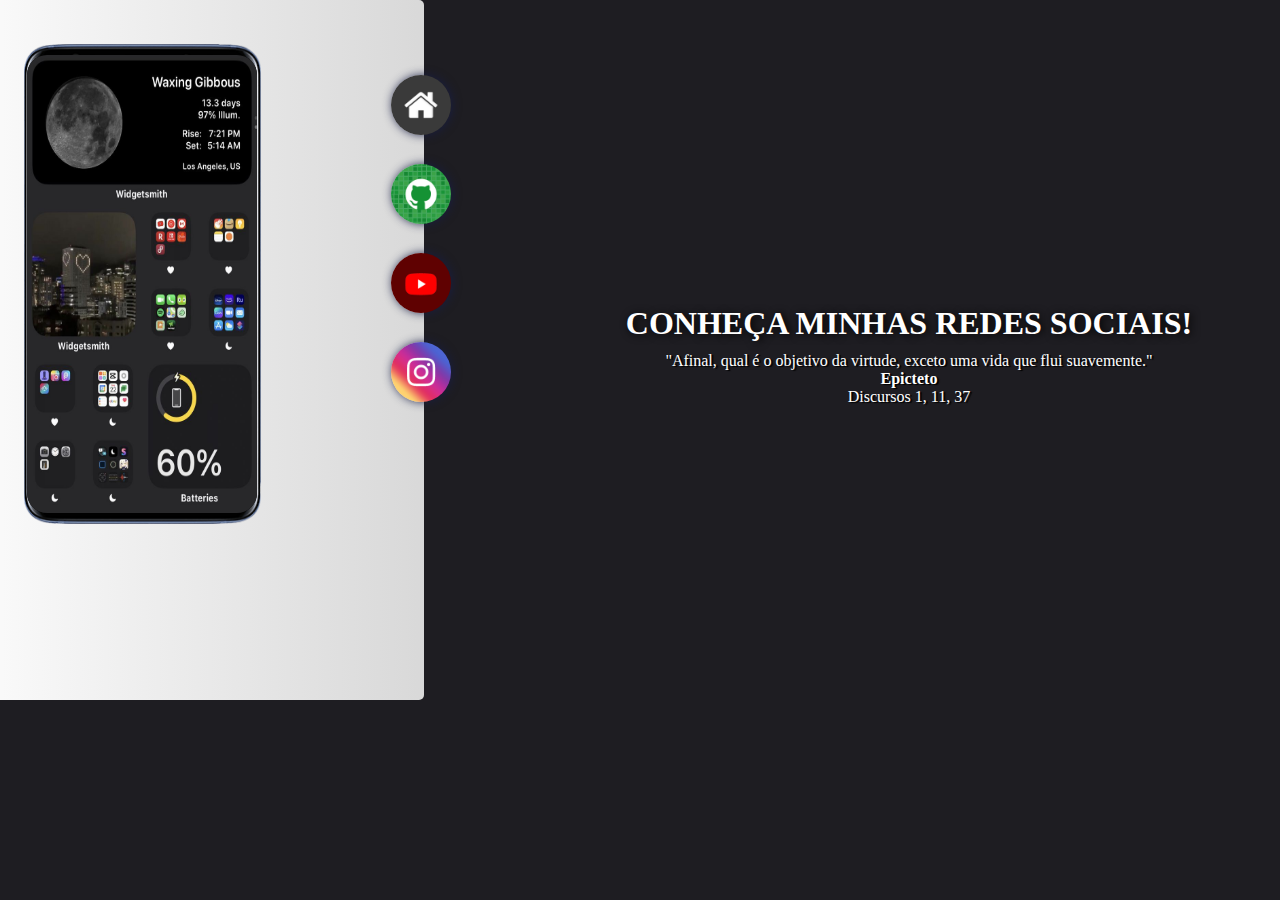
<file: index.html>
<!DOCTYPE html>
<html lang="pt-br">
<head>
    <meta charset="UTF-8">
    <meta http-equiv="X-UA-Compatible" content="IE=edge">
    <meta name="viewport" content="width=device-width, initial-scale=1.0">
    <title>Social Midia</title>
    <link rel="stylesheet" href="estilos/estilo.css">
</head>
<body>

    
    
        <header>
            <main>
                <article>
                    <section >
                        <img class="celular" src="imagens/celularpng.png" alt="">
                        <iframe src="home.html" name="home" id="iframe" frameborder=""></iframe>
                    </section>
            
                    <section class="redes">

                        <a  href="home.html" target="home"
            
                        ><img  class="icone" src="imagens/logo-home.jpg" >
                    </a>
                        <a  href="github.html" target="home">
            
                            <img class="icone" src="imagens/logo-github.jpg" alt="">
                        </a>
                        <a  href="youtube.html" target="home">
                            <img class="icone" src="imagens/logo-youtube.jpg" alt="">
                        </a>
                        <a href="instagram.html" target="home">
            
                            <img class="icone" src="imagens/logo-instagram.jpg" alt="">
                        </a>
                    </section>
            
                </article>
            </main>
            <section class="texto">
                <h1>CONHEÇA MINHAS REDES SOCIAIS!</h1>
                <P>"Afinal, qual é o objetivo da virtude, exceto uma vida que flui suavemente."
                </P>
                <p><strong>Epicteto</strong> <br>
                Discursos 1, 11, 37</p>
            </section>
        </header>
    
       
        
    

</body>
</html>
</file>
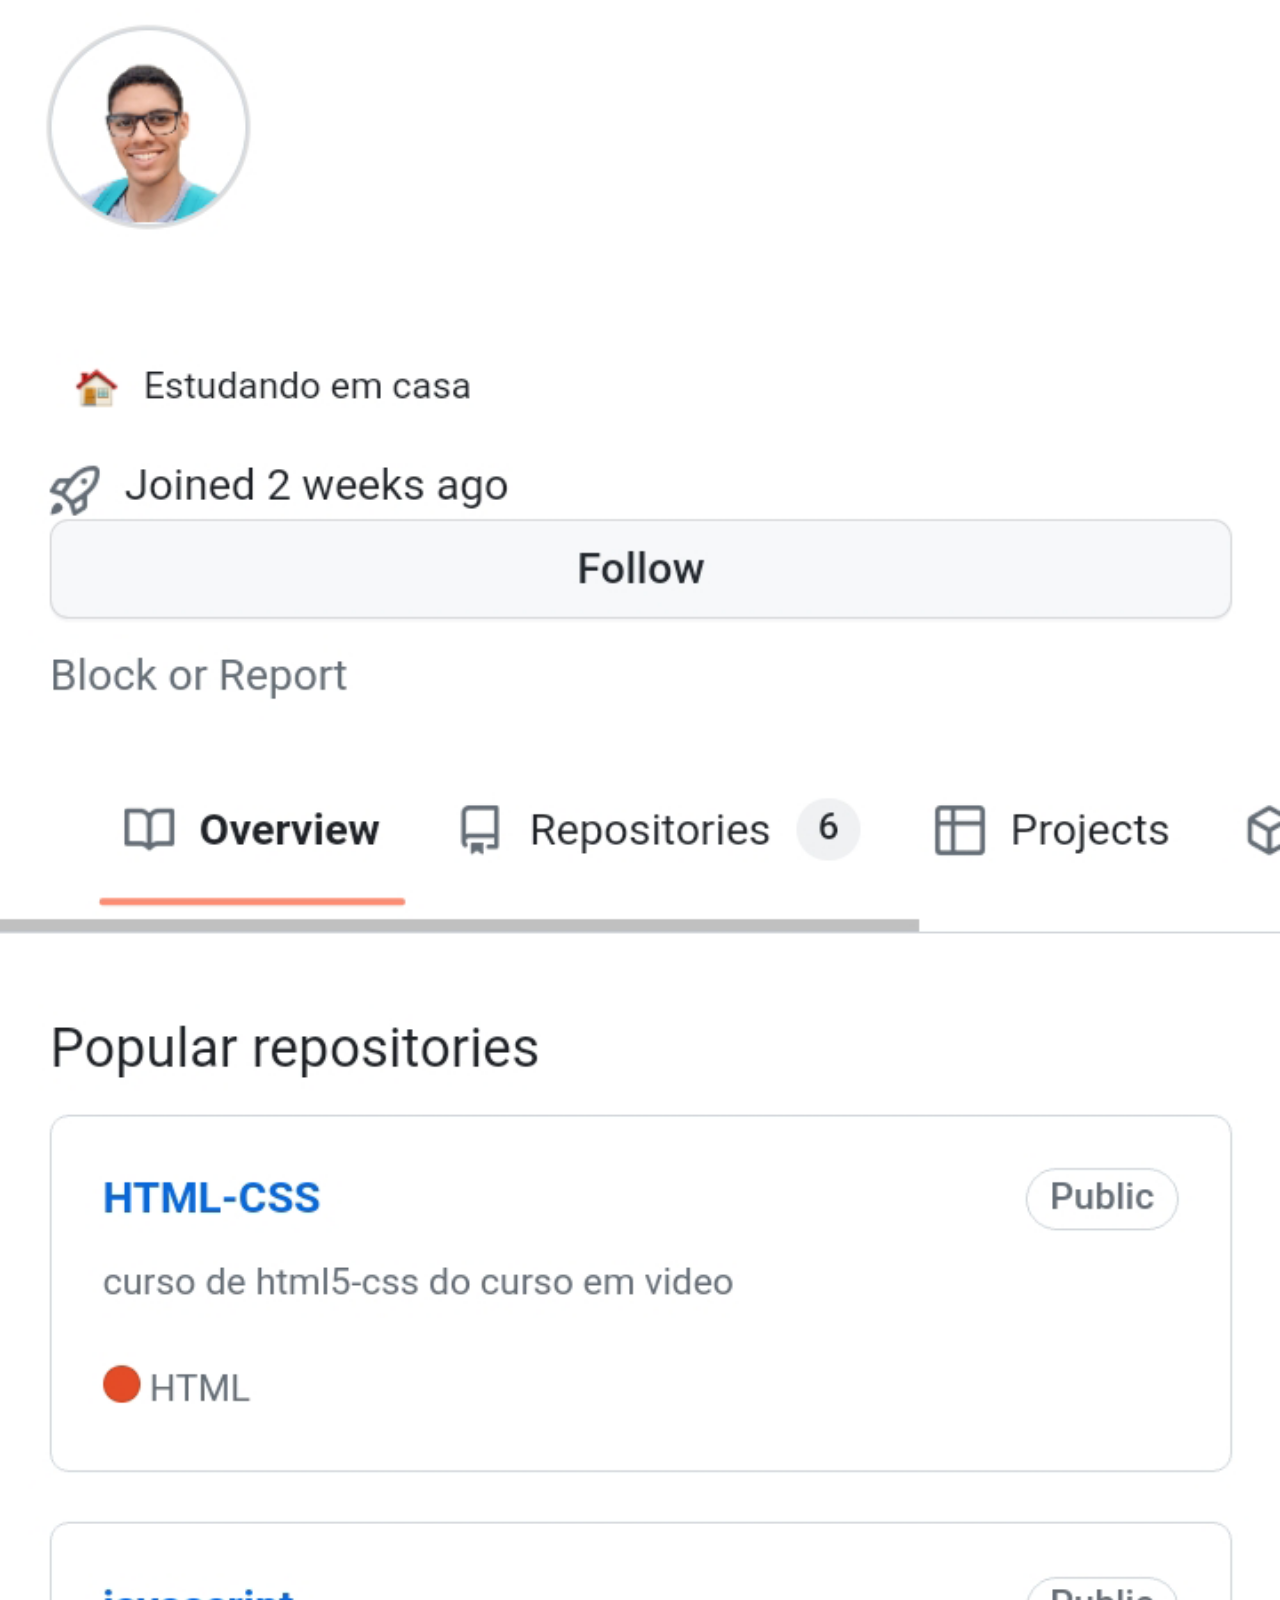
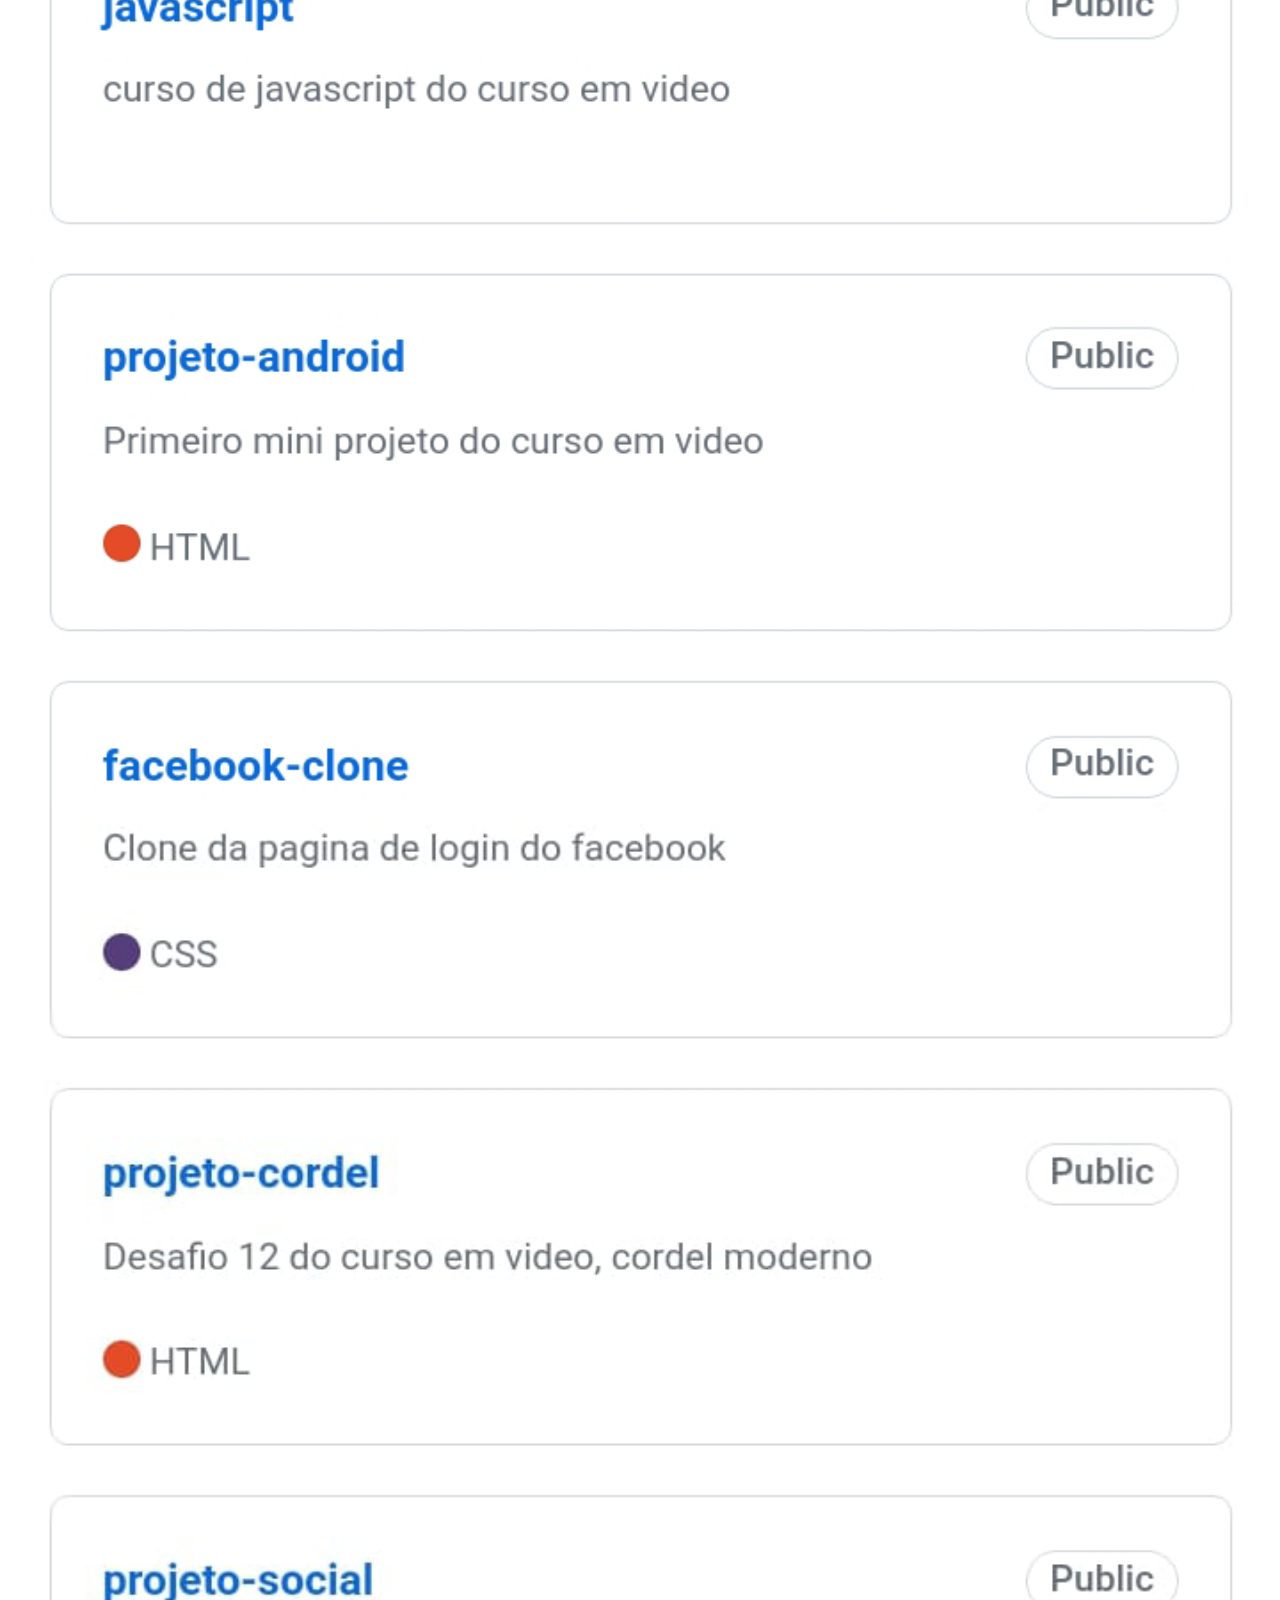
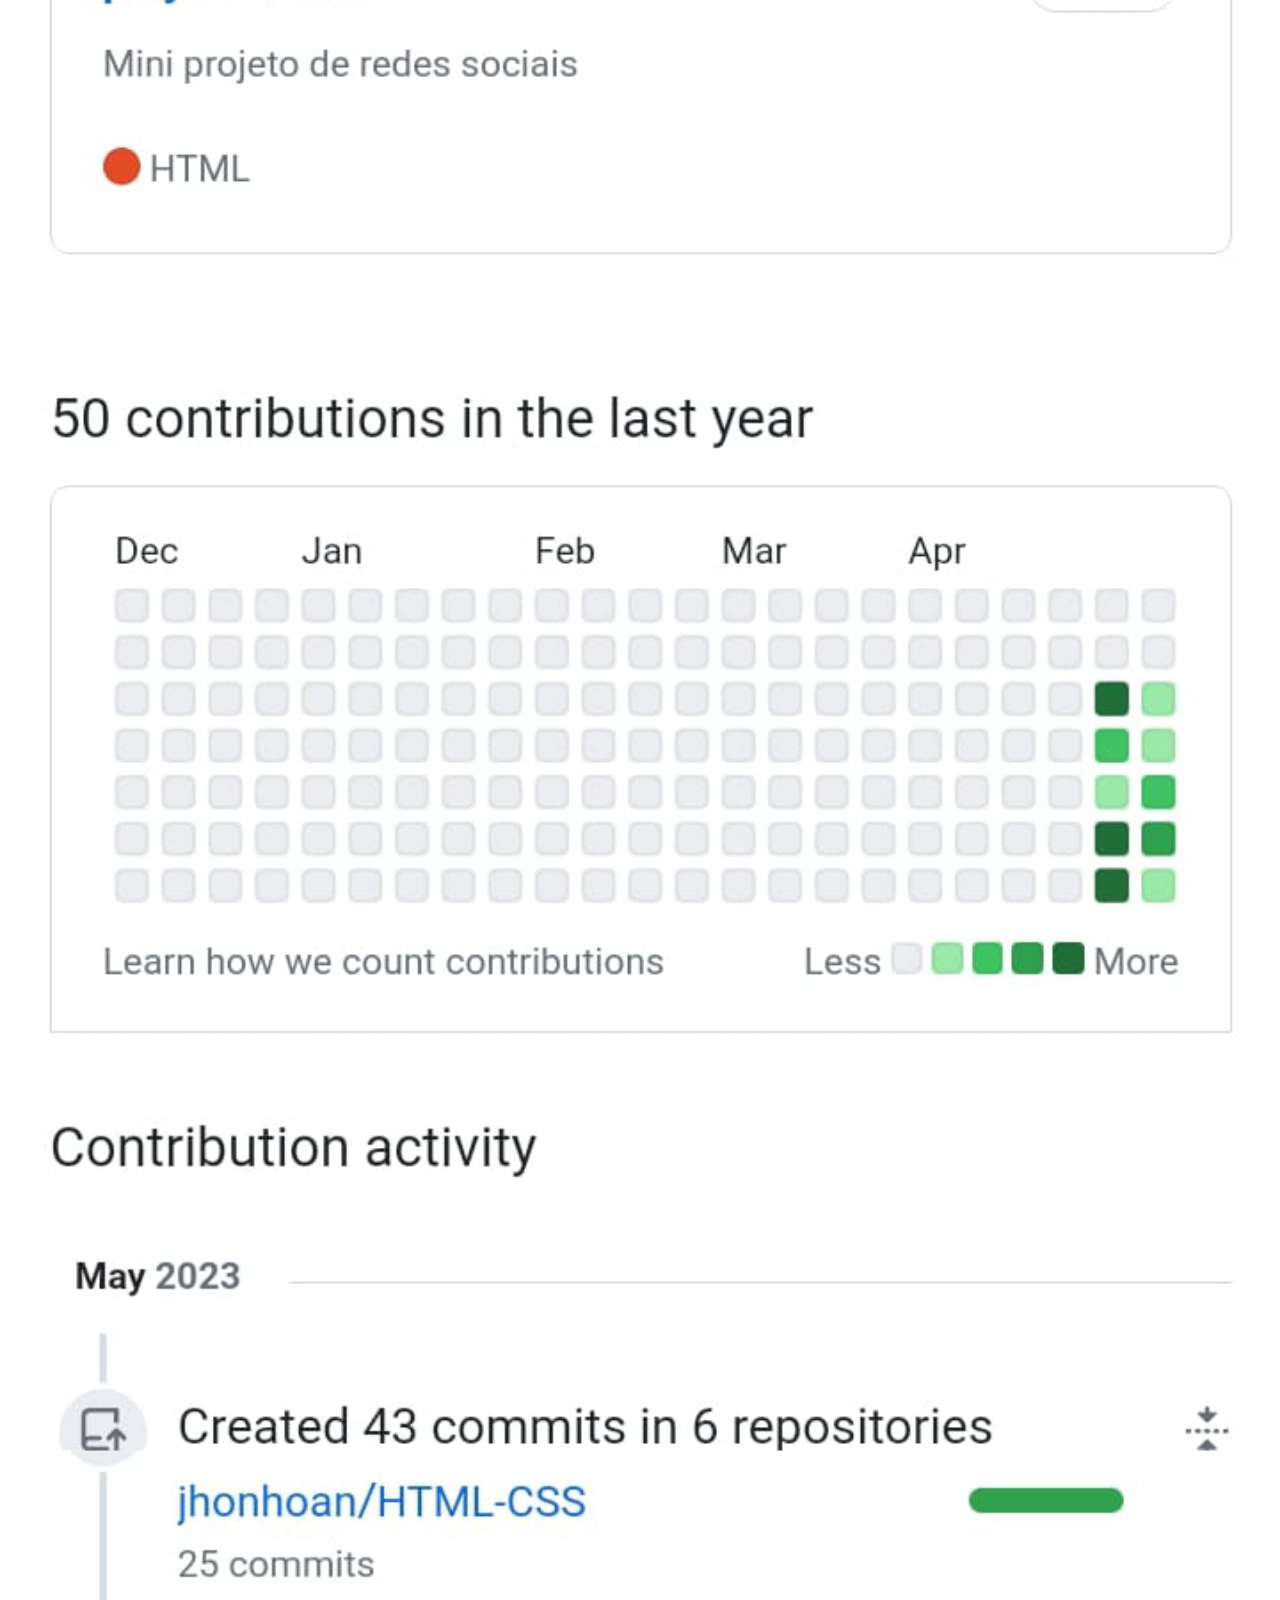
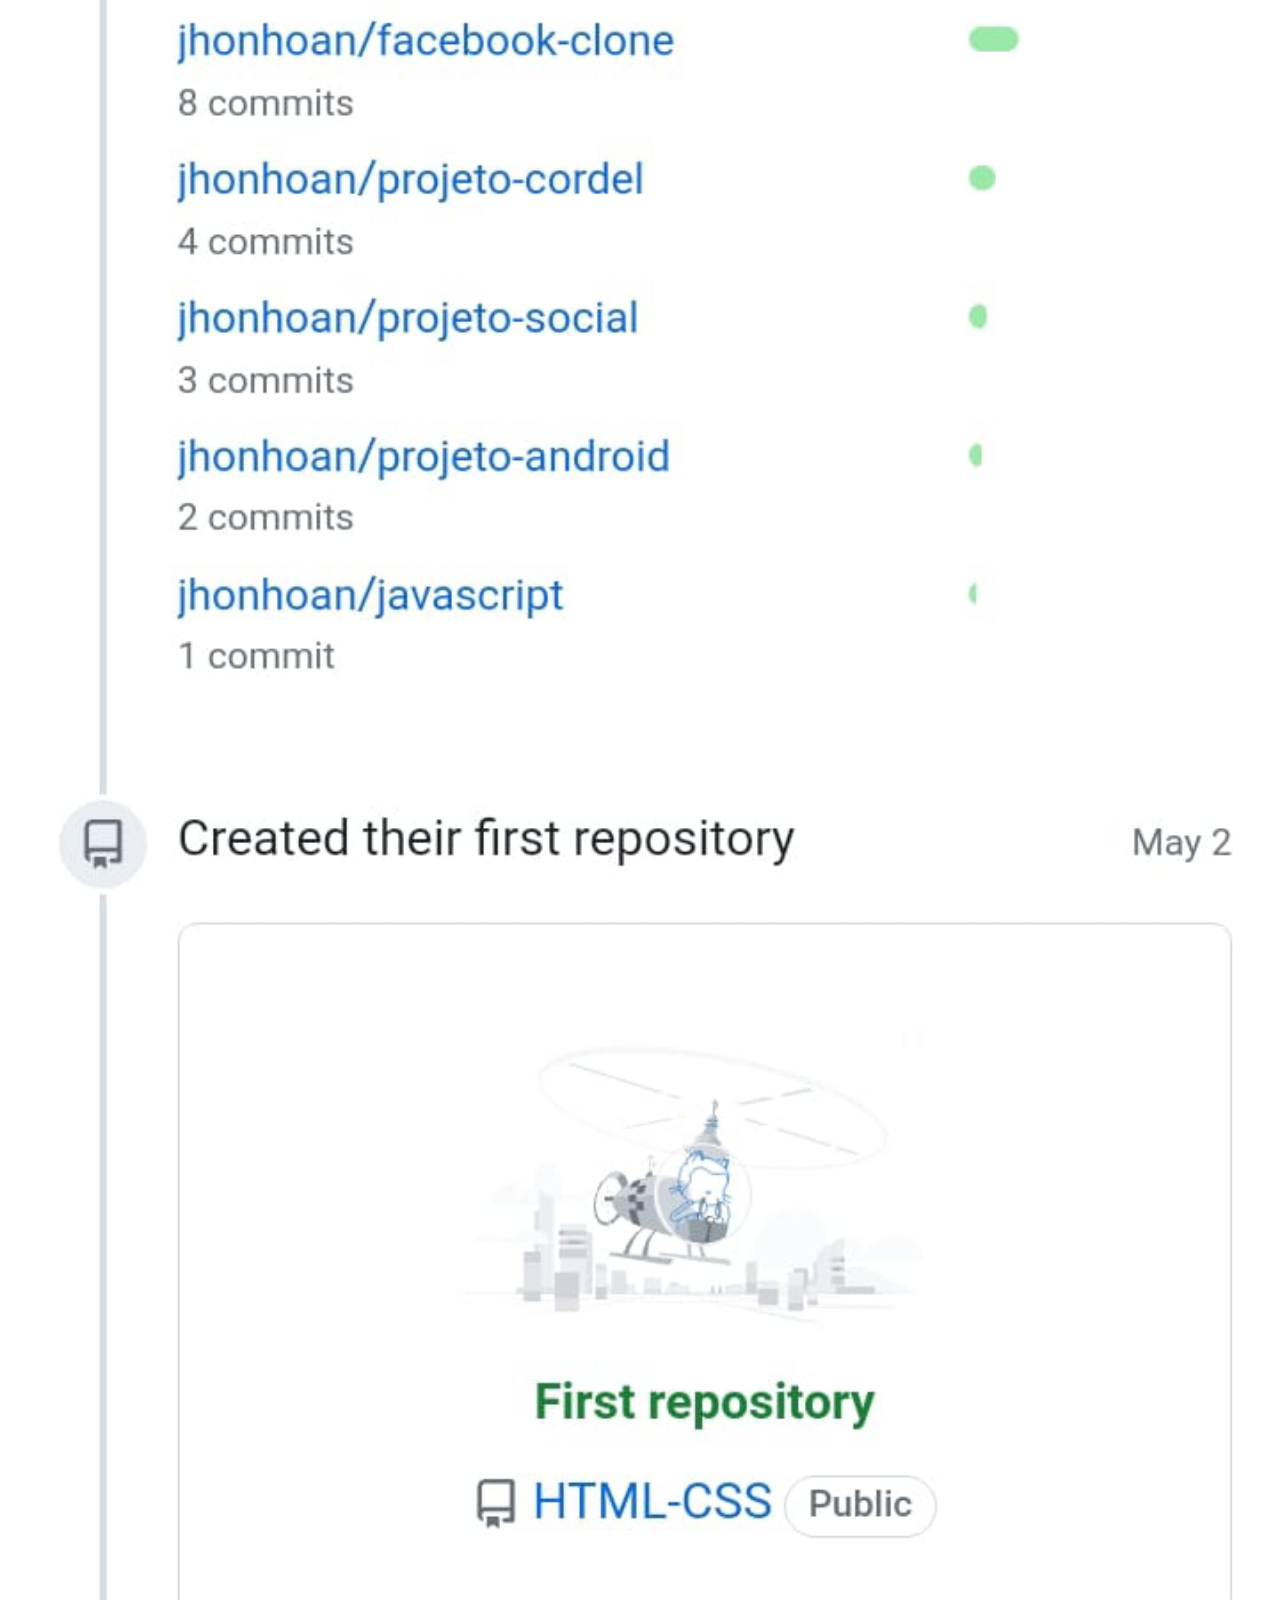
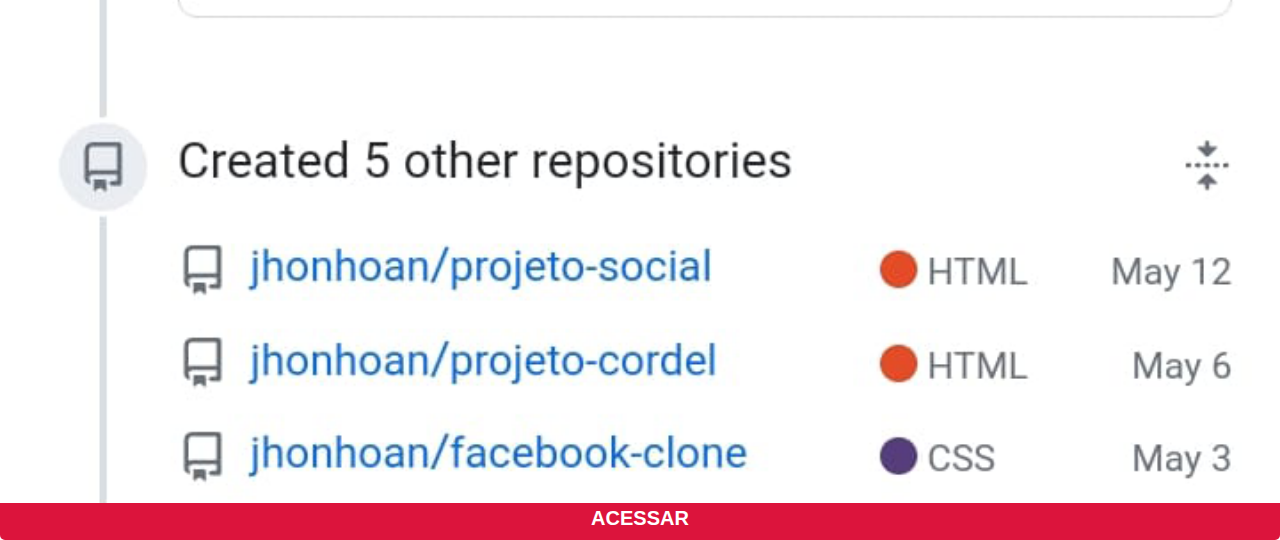
<file: github.html>
<!DOCTYPE html>
<html lang="pt-br">
<head>
    <meta charset="UTF-8">
    <meta http-equiv="X-UA-Compatible" content="IE=edge">
    <meta name="viewport" content="width=device-width, initial-scale=1.0">
    <title>github</title>
    <link rel="stylesheet" href="estilos/links.css">
</head>
<body>
    
        <img src="imagens/tela-github.jpg.png" alt="">

        <a href="https://github.com/jhonhoan" target="_blank">ACESSAR</a>

</body>
</html>
</file>
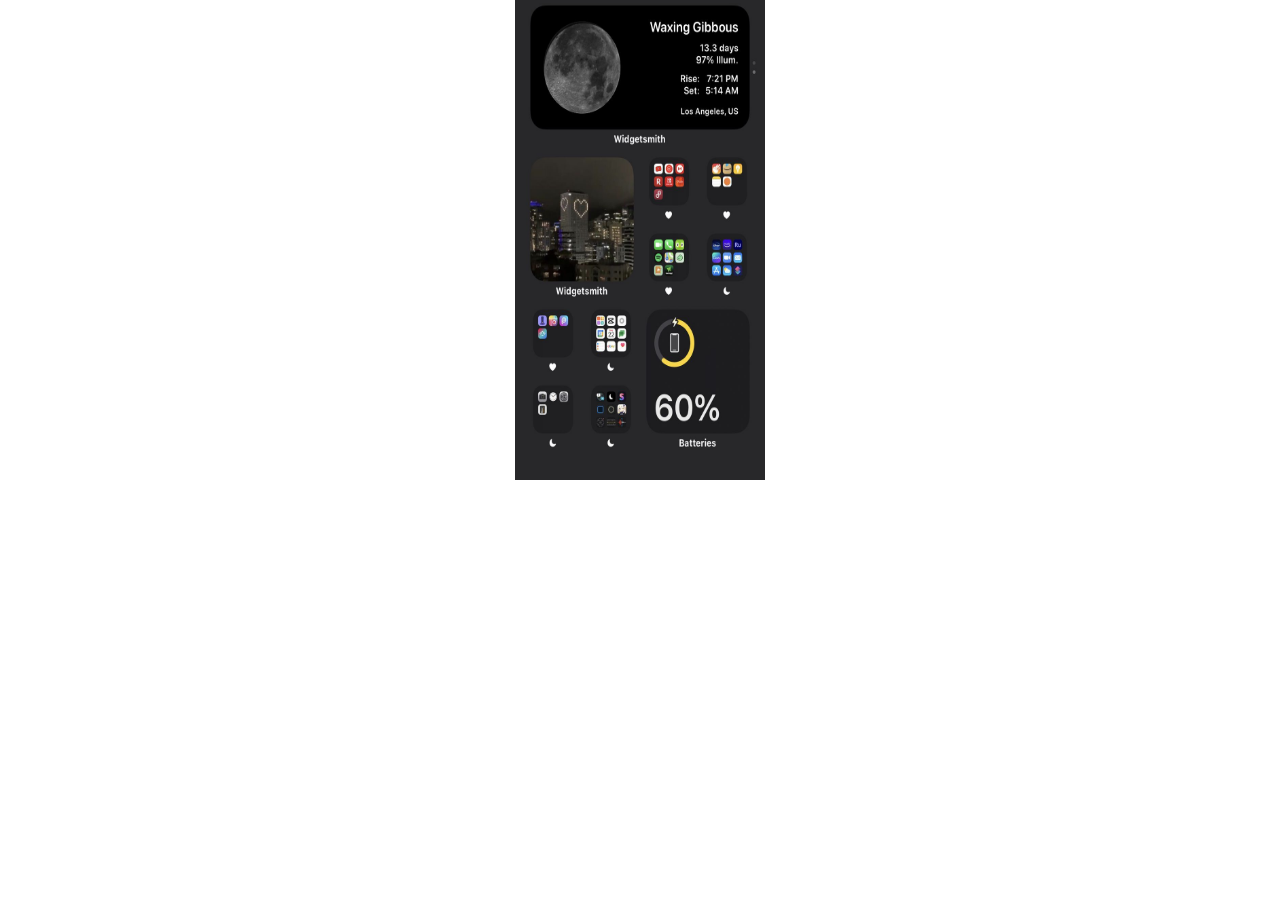
<file: home.html>
<!DOCTYPE html>
<html lang="pt-br">
<head>
    <meta charset="UTF-8">
    <meta http-equiv="X-UA-Compatible" content="IE=edge">
    <meta name="viewport" content="width=device-width, initial-scale=1.0">
    <title>Document</title>
    <style>
        
*{
    margin: 0;
    padding: 0;
    text-align: center;
    text-decoration: none;
    font-family: Arial, Helvetica, sans-serif;
}

::-webkit-scrollbar{
    width: 0;
    height: 0;
}
img{
    width: 250px;
    height: 490px;
    margin: -10px -10px;
    
}
    </style>
    
</head>
<body>
    <img src="imagens/telainicial.jpeg" alt="">
   
</body>
</html>
</file>
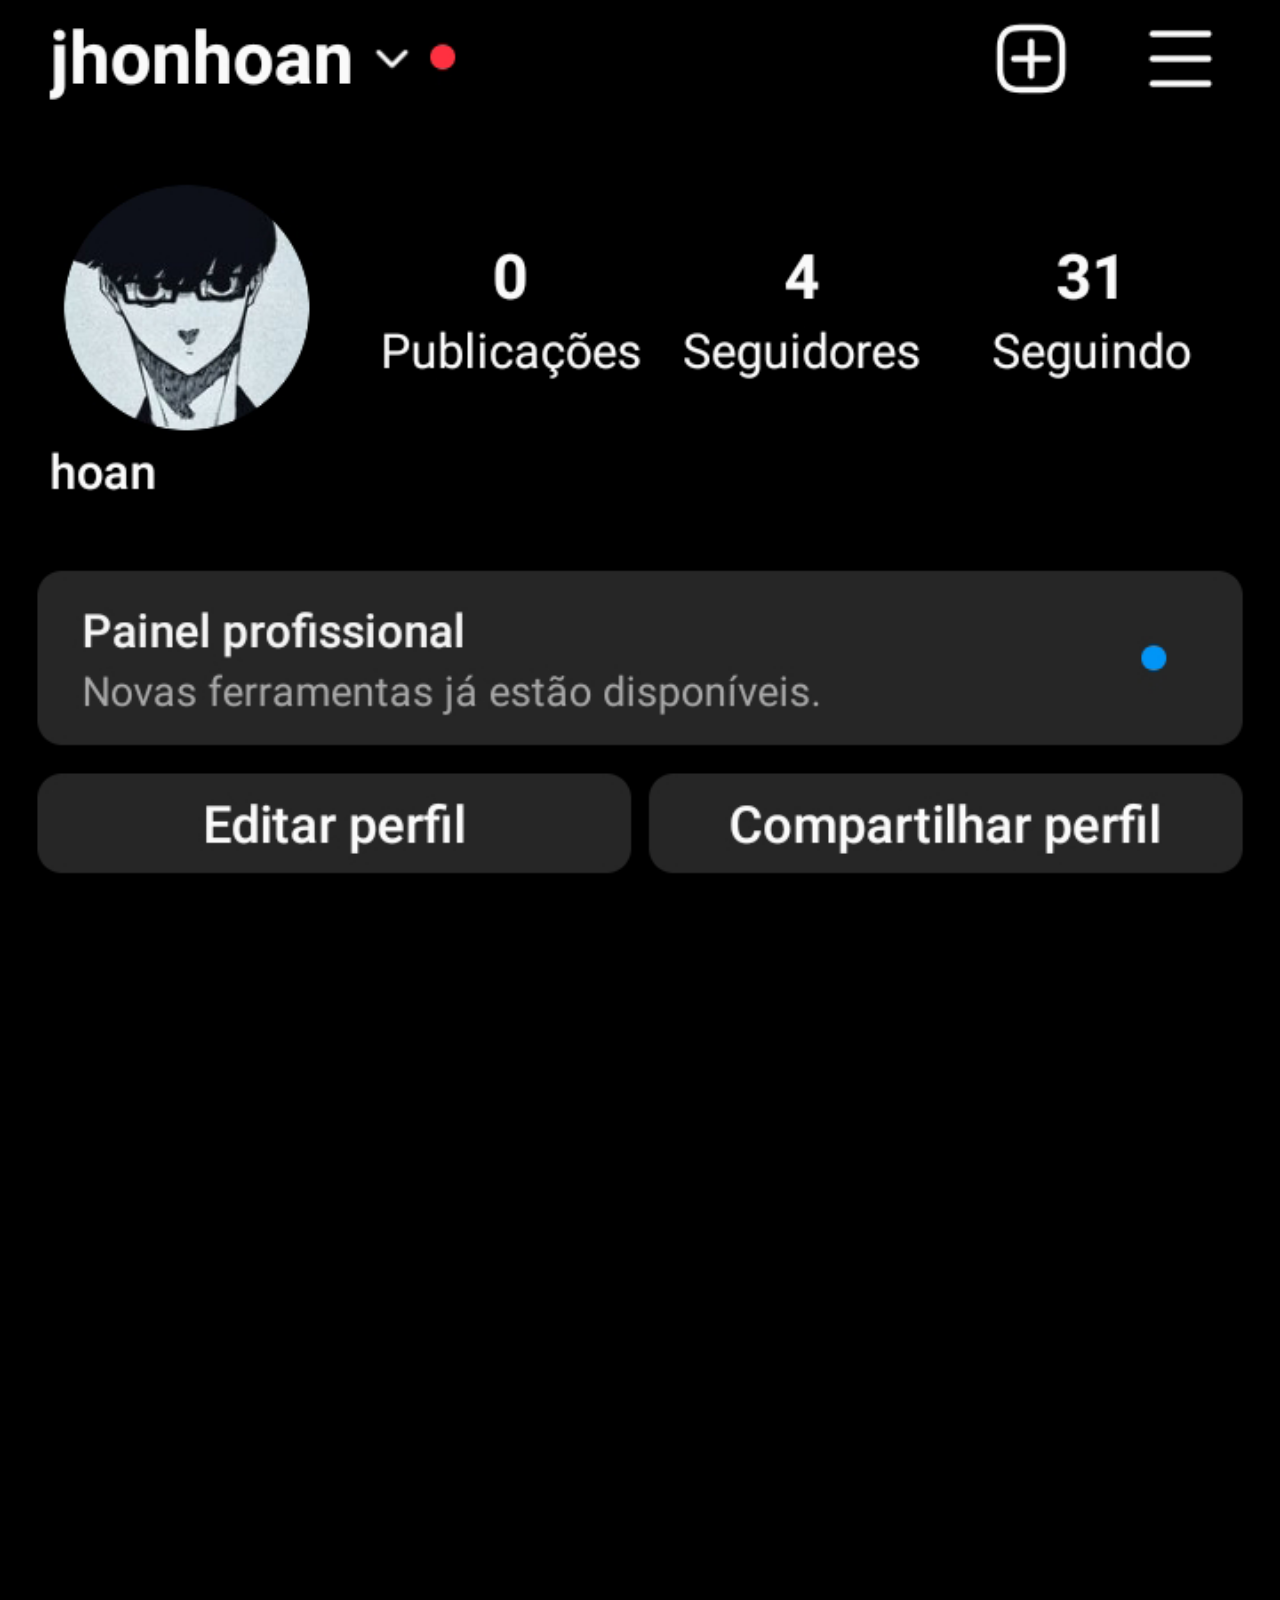
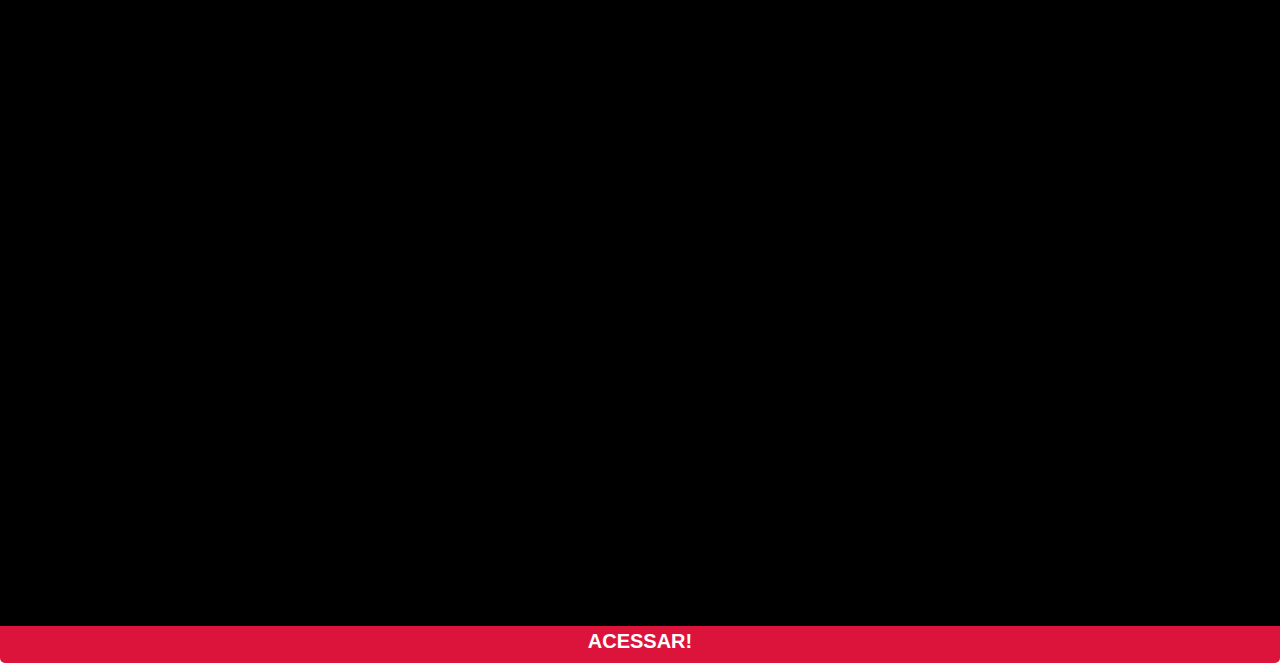
<file: instagram.html>
<!DOCTYPE html>
<html lang="pt-br">
<head>
    <meta charset="UTF-8">
    <meta http-equiv="X-UA-Compatible" content="IE=edge">
    <meta name="viewport" content="width=device-width, initial-scale=1.0">
    <title>instagram</title>
    <link rel="stylesheet" href="estilos/links.css">
</head>
<body>
    <img src="imagens/tela-instagram.png" alt="">
    <a href="https://www.instagram.com/jhonhoan/" target="_blank">ACESSAR!</a>
</body>
</html>
</file>
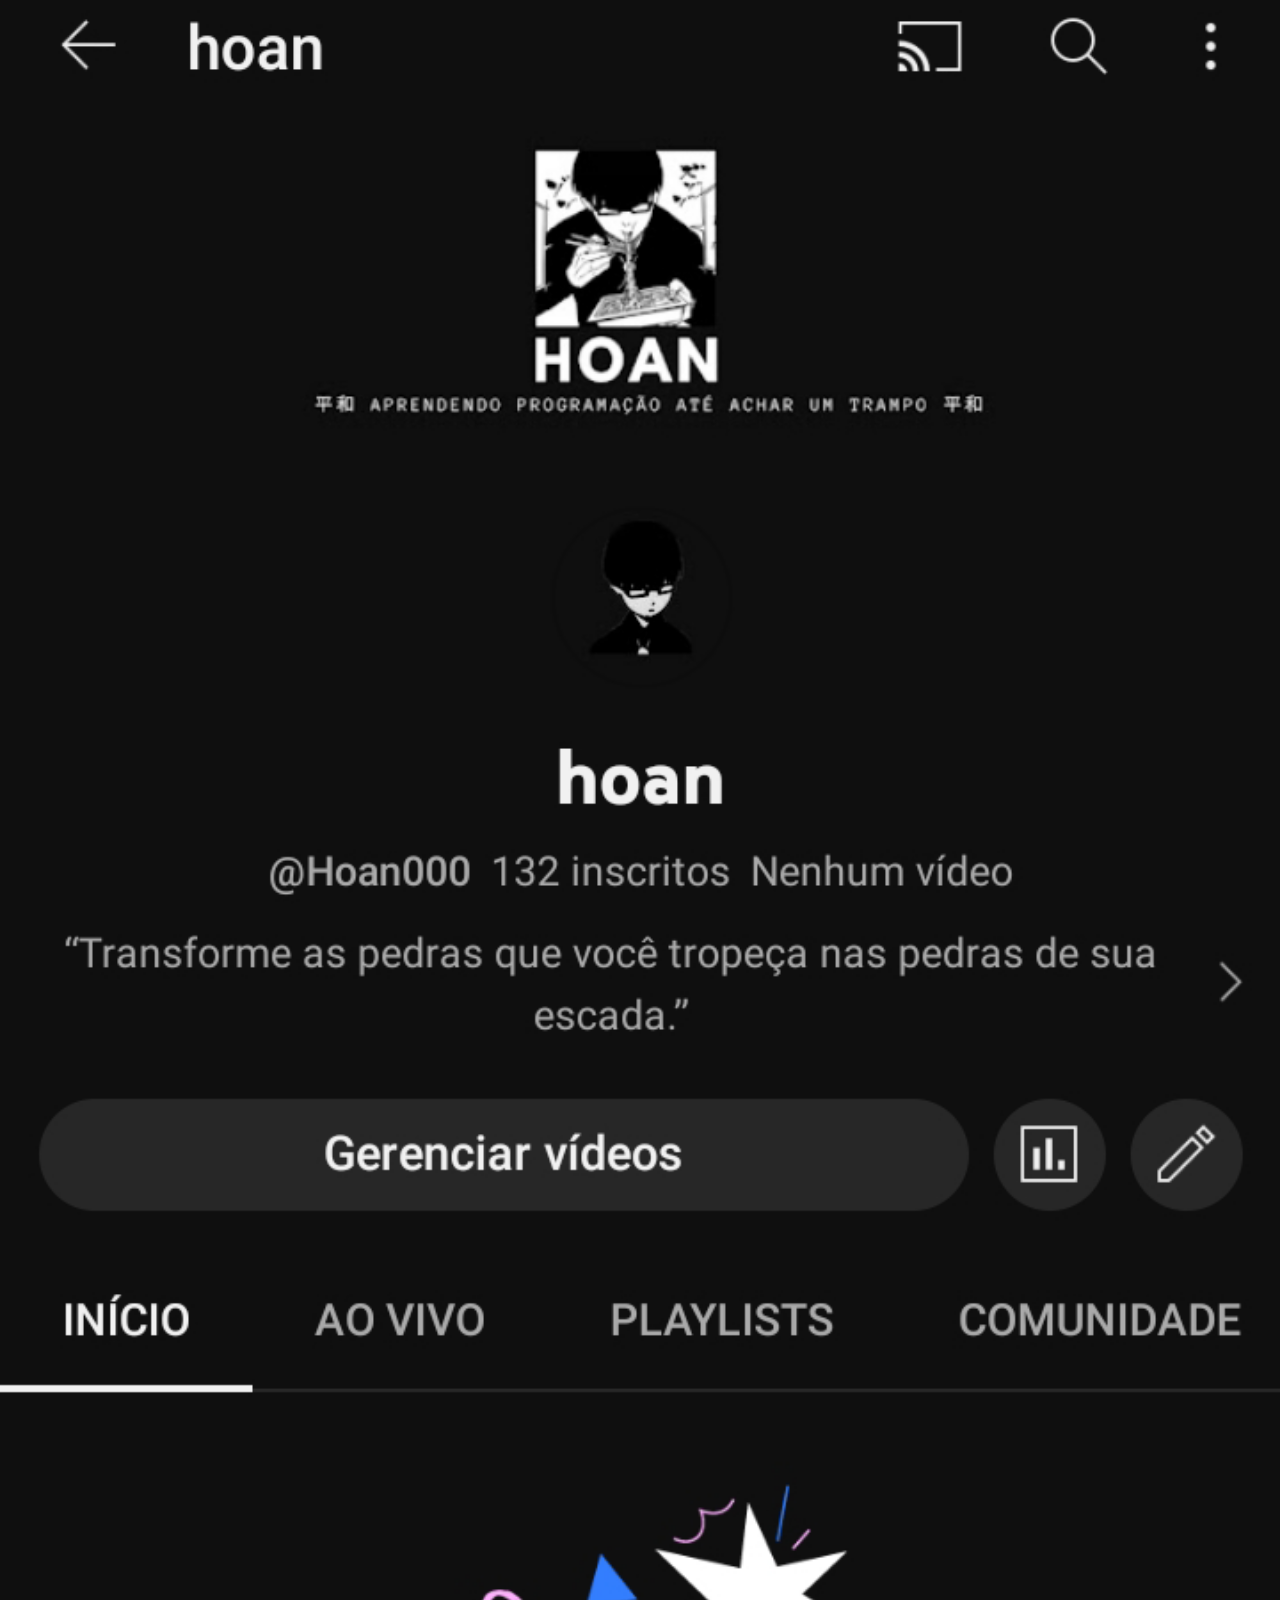
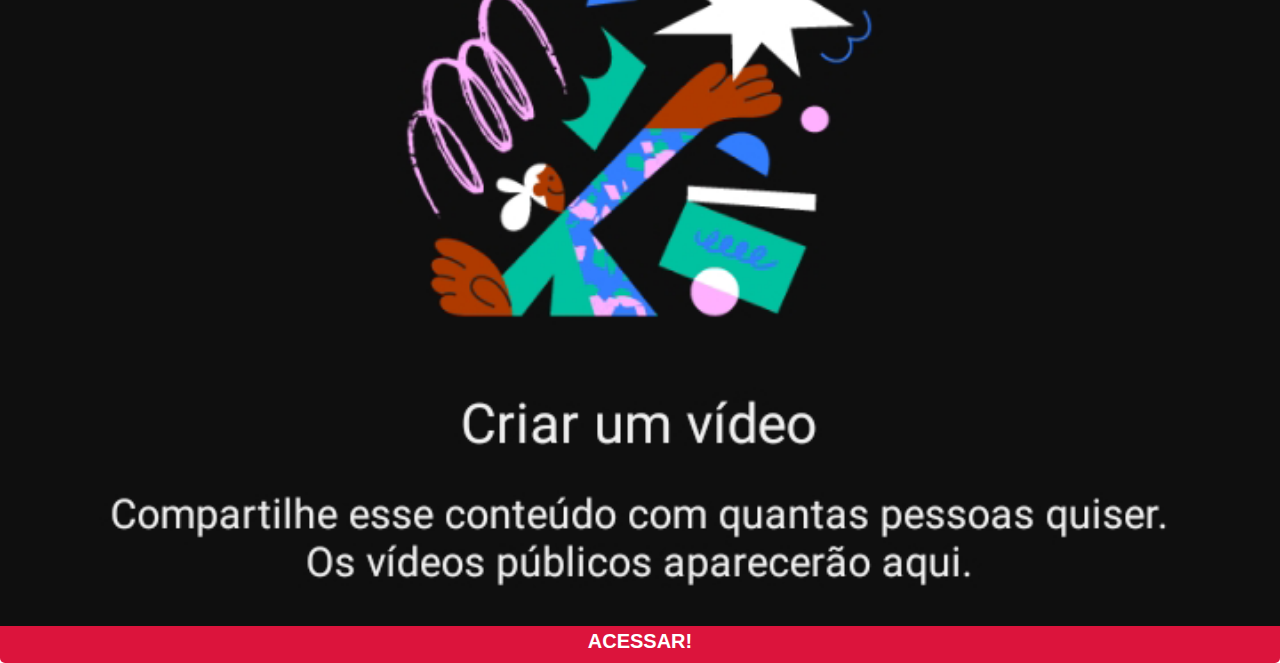
<file: youtube.html>
<!DOCTYPE html>
<html lang="pt-br">
<head>
    <meta charset="UTF-8">
    <meta http-equiv="X-UA-Compatible" content="IE=edge">
    <meta name="viewport" content="width=device-width, initial-scale=1.0">
    <title>youtube</title>
    <link rel="stylesheet" href="estilos/links.css">
</head>
<body>
    <img src="imagens/tela-youtube.png" alt="">
    <a href="https://www.youtube.com/channel/UCsWAEvyd3BQ38J6VT3MBn4Q" target="_blank">ACESSAR!</a>
</body>
</html>
</file>
<file: estilos/estilo.css>
@charset "UTF-8" ;

*{
    padding: 0;
    margin: 0;
    text-decoration: none;
}

@import url('https://fonts.googleapis.com/css2?family=Sigmar&display=swap');

@import url('https://fonts.googleapis.com/css2?family=Caveat:wght@700&display=swap');

::-webkit-scrollbar{
    width: 0;
}




body{
  background-color: rgb(30, 29, 34);
}

main{
    
    position: relative;
    background:linear-gradient(90deg, #ffffff, #dadadafd);
    width: 500px;
    height: 700px;
    left: -114px;
    border-radius: 0px 5px 5px 0px;
   

    
}

.celular{
    
    position: relative;
    top: 44px;
    left: 100px;
    width: 237px;
    height: 480px;
    
    
  
}

#iframe{
    position: relative;
    top: 44px;
    left: -134px;
    width: 230px;
    height: 458px;
    margin: auto;
    background-color: black;
    
    
}
iframe{
    border-radius: 20px;
}
section{
    display: flex;
}
.redes{
   
    display: flex;
    justify-content: center;
    align-items: center;
    flex-direction: column;
    gap: 25px;
   
}


.icone{
    box-shadow: 1px 0px 10px rgba(24, 29, 68, 0.89);
    width: 60px;
    border-radius: 50%;
    transition: .3s;
}

.icone:hover{

    margin-left: -15px;
    width: 65px;
    transition: .4s;
    
}

.texto{
    display: flex;
    justify-content: center;
    flex-direction: column;
    padding: 40px;
    color: white;
    
}

.texto h1{
    padding: 10px;
    font-family: 'Sigmar', cursive;
    font-weight: bolder;
    text-align: center;
    text-shadow: 2px 1px 9px rgb(0, 0, 0);
}

.texto p{
    font-family: 'Caveat', cursive; 
    text-align: center;
    text-shadow: 2px 1px 1px black;
}

header{
    display: flex;
    justify-content: space-evenly; 
    align-items: center;
}

article{
    display: flex;
    justify-content: space-between;
    align-items: center;
    color: white;
}
</file>
<file: estilos/links.css>
*{
    font-family: Arial, Helvetica, sans-serif;
    margin: 0;
    padding: 0;
    text-align: center;
    text-decoration: none;
    font-family: Arial, Helvetica, sans-serif;
}

::-webkit-scrollbar{
    width: 0;
    height: 0;
}
img{
 width: 100vw;
}

a{ 
    display: block;
    background-color: crimson;
    color: white;
    font-weight: bolder;
    border-radius: 5px;
    font-size: 20px;
    margin-top: -10px;
    padding: 10px;
}

a:hover{
    text-shadow: 1px 0px 10px rgba(255, 255, 255, 0.315);
    background-color: rgb(241, 21, 65);
}
</file>
